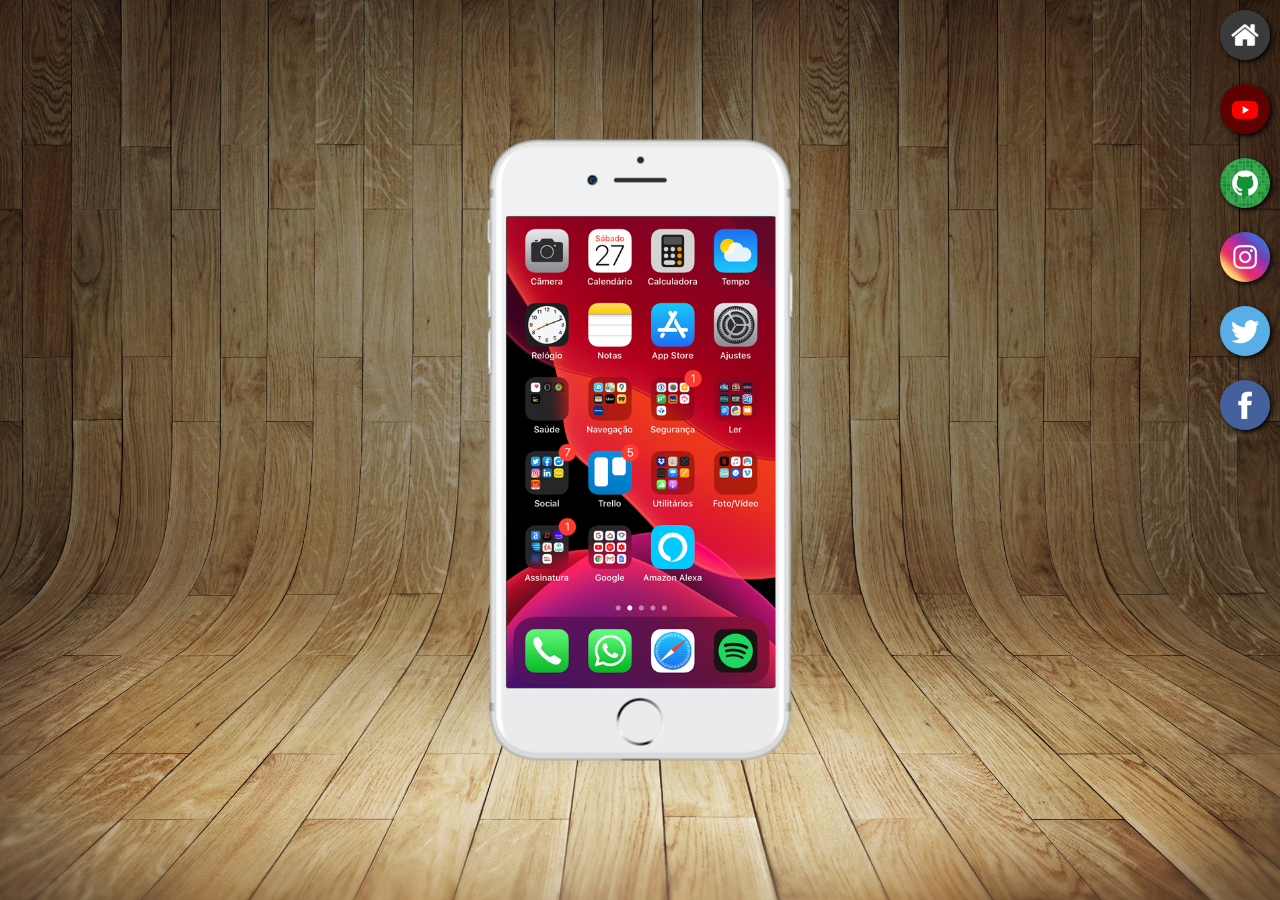
<file: index.html>
<!DOCTYPE html>
<html lang="pt-br">
<head>
    <meta charset="UTF-8">
    <meta http-equiv="X-UA-Compatible" content="IE=edge">
    <meta name="viewport" content="width=device-width, initial-scale=1.0">
    <title>Projeto Redes Sociais</title>
    <link rel="stylesheet" href="estilos/style.css">
</head>
<body>
    <main>
        <section id="telefone">
            <iframe src="home.html" name="tela" id="tela" frameborder="0">
                Seu navegador não é compatível com isso
            </iframe>
        </section>
        <section id="redes-sociais">
            <a href="home.html" target="tela"><img src="imagens/logo-home.jpg" alt="home"></a><br>
            <a href="#" target="tela"><img src="imagens/logo-youtube.jpg" alt="youtube"></a><br>
            <a href="#" target="tela"><img src="imagens/logo-github.jpg" alt="github"></a><br>
            <a href="#" target="tela"><img src="imagens/logo-instagram.jpg" alt="instagram"></a><br>
            <a href="#" target="tela"><img src="imagens/logo-twitter.jpg" alt="twiter"></a><br>
            <a href="#" target="tela"><img src="imagens/logo-facebook.jpg" alt="facebook"></a>




        </section>
    </main>
</body>
</html>
</file>
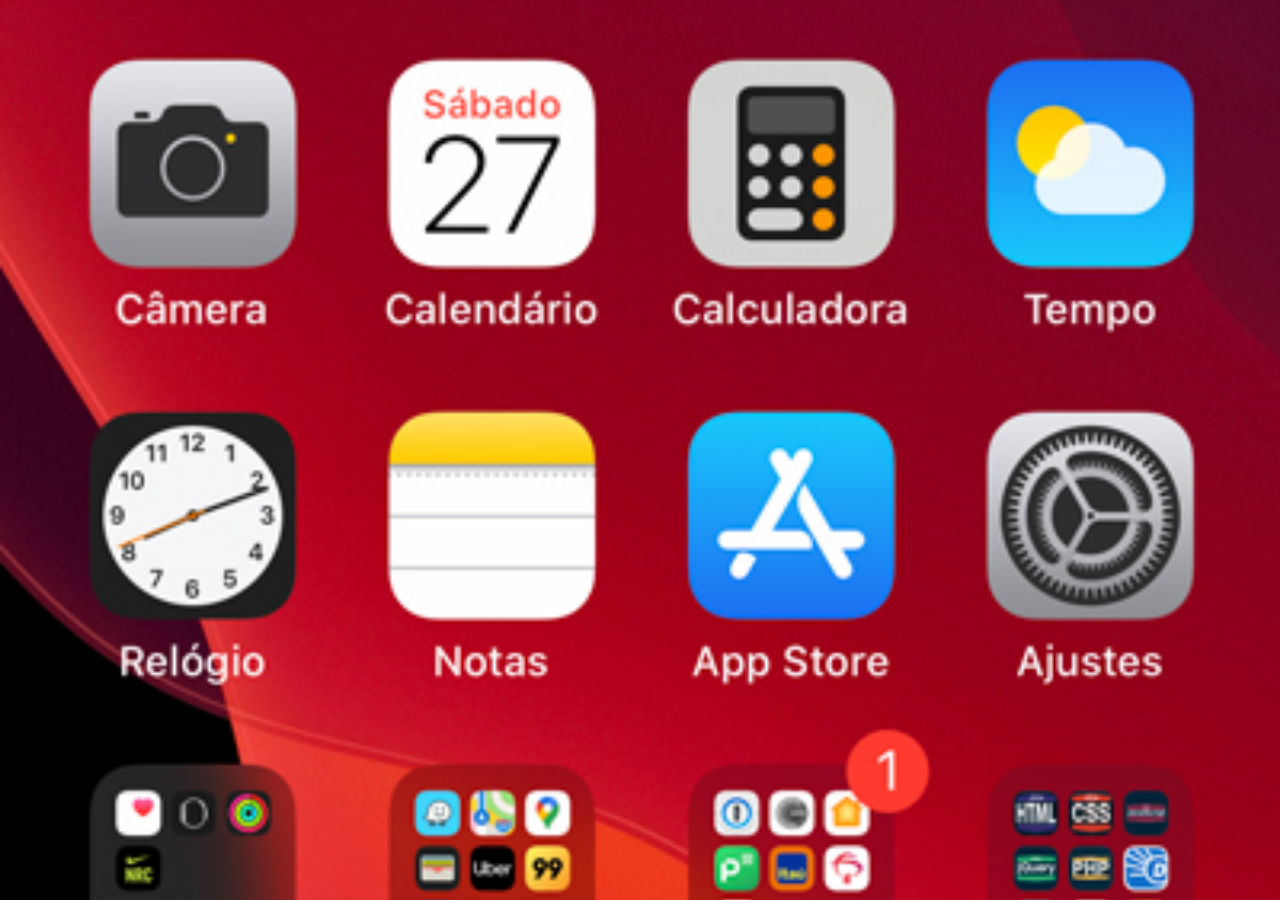
<file: home.html>
<!DOCTYPE html>
<html lang="pt-br">
<head>
    <meta charset="UTF-8">
    <meta http-equiv="X-UA-Compatible" content="IE=edge">
    <meta name="viewport" content="width=device-width, initial-scale=1.0">
    <title>home</title>
    <style>
        *{
            margin: 0px;
            padding: 0px;
        }

        body{
            width: 100vw;
            height: 100vh;
            background: black url('imagens/tela-home.jpg') no-repeat top center;
            background-size: cover;

        }

    </style>
</head>
<body>
    
</body>
</html>
</file>
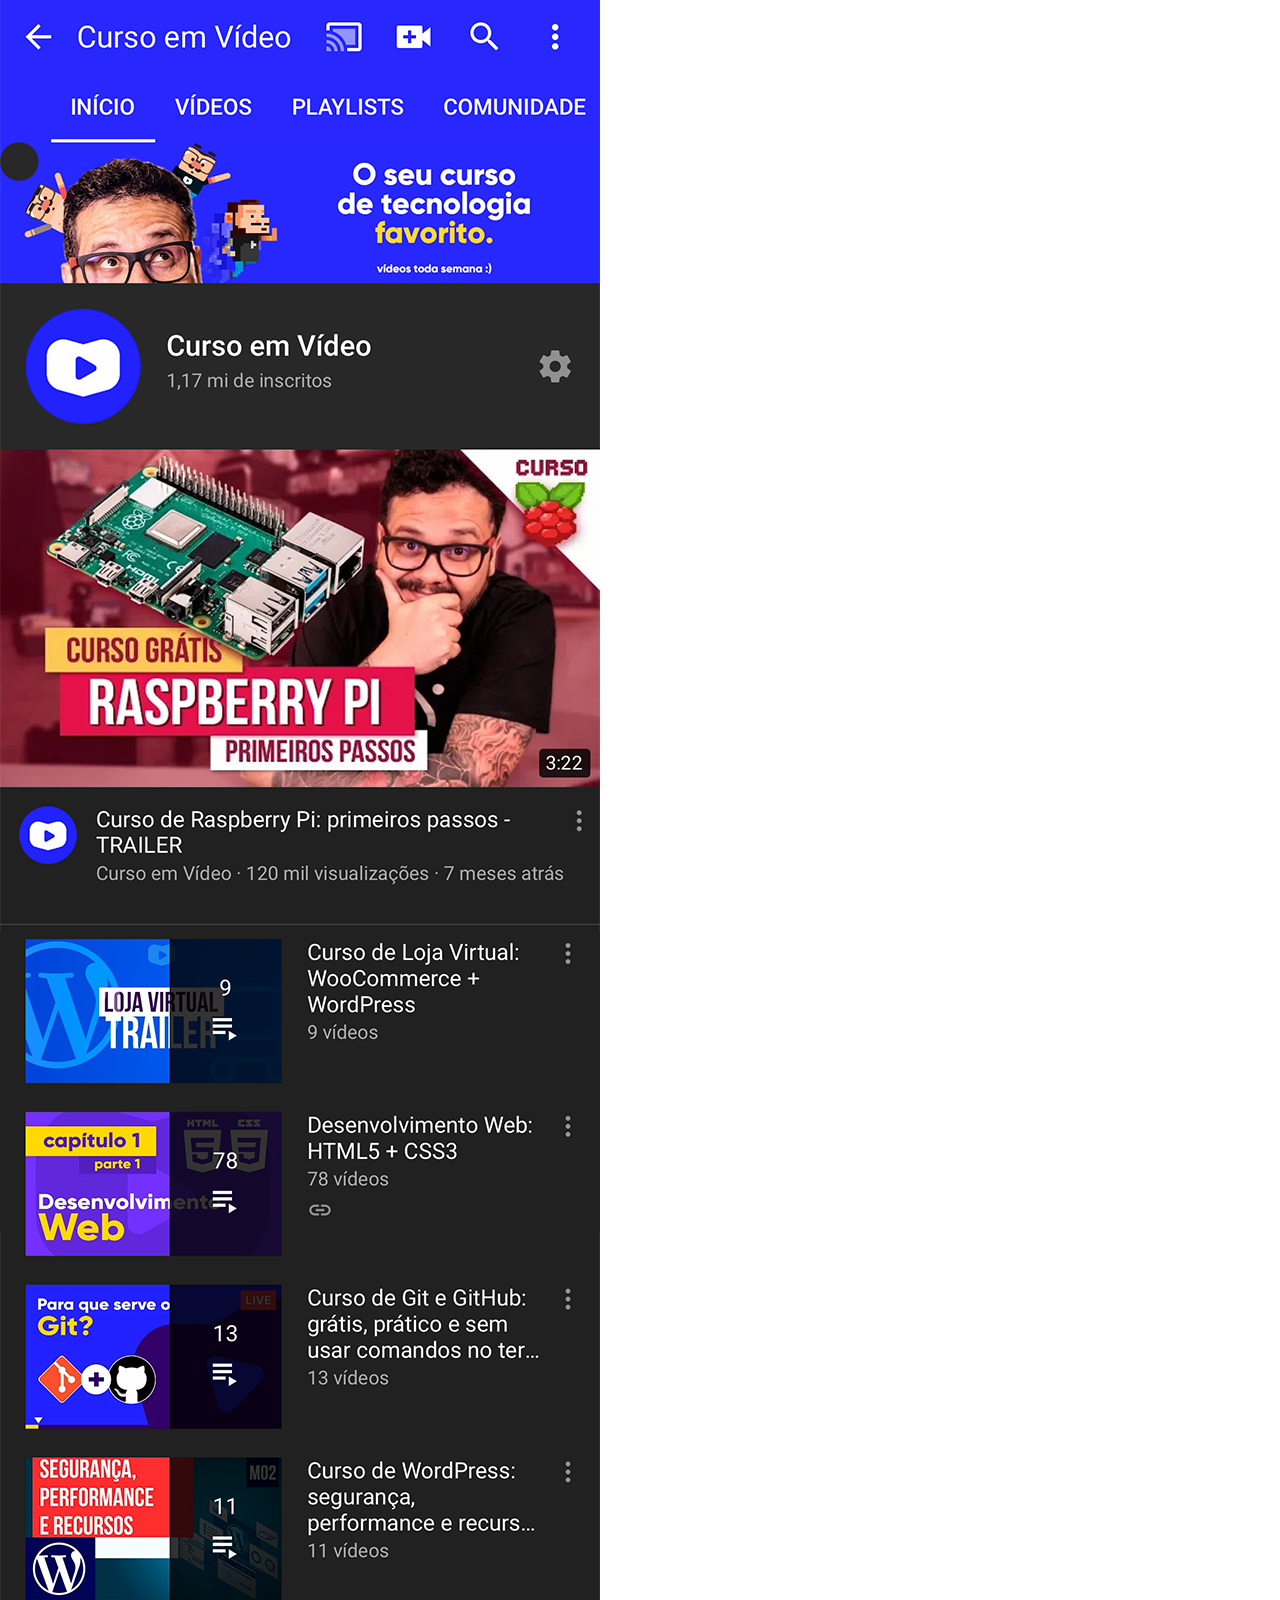
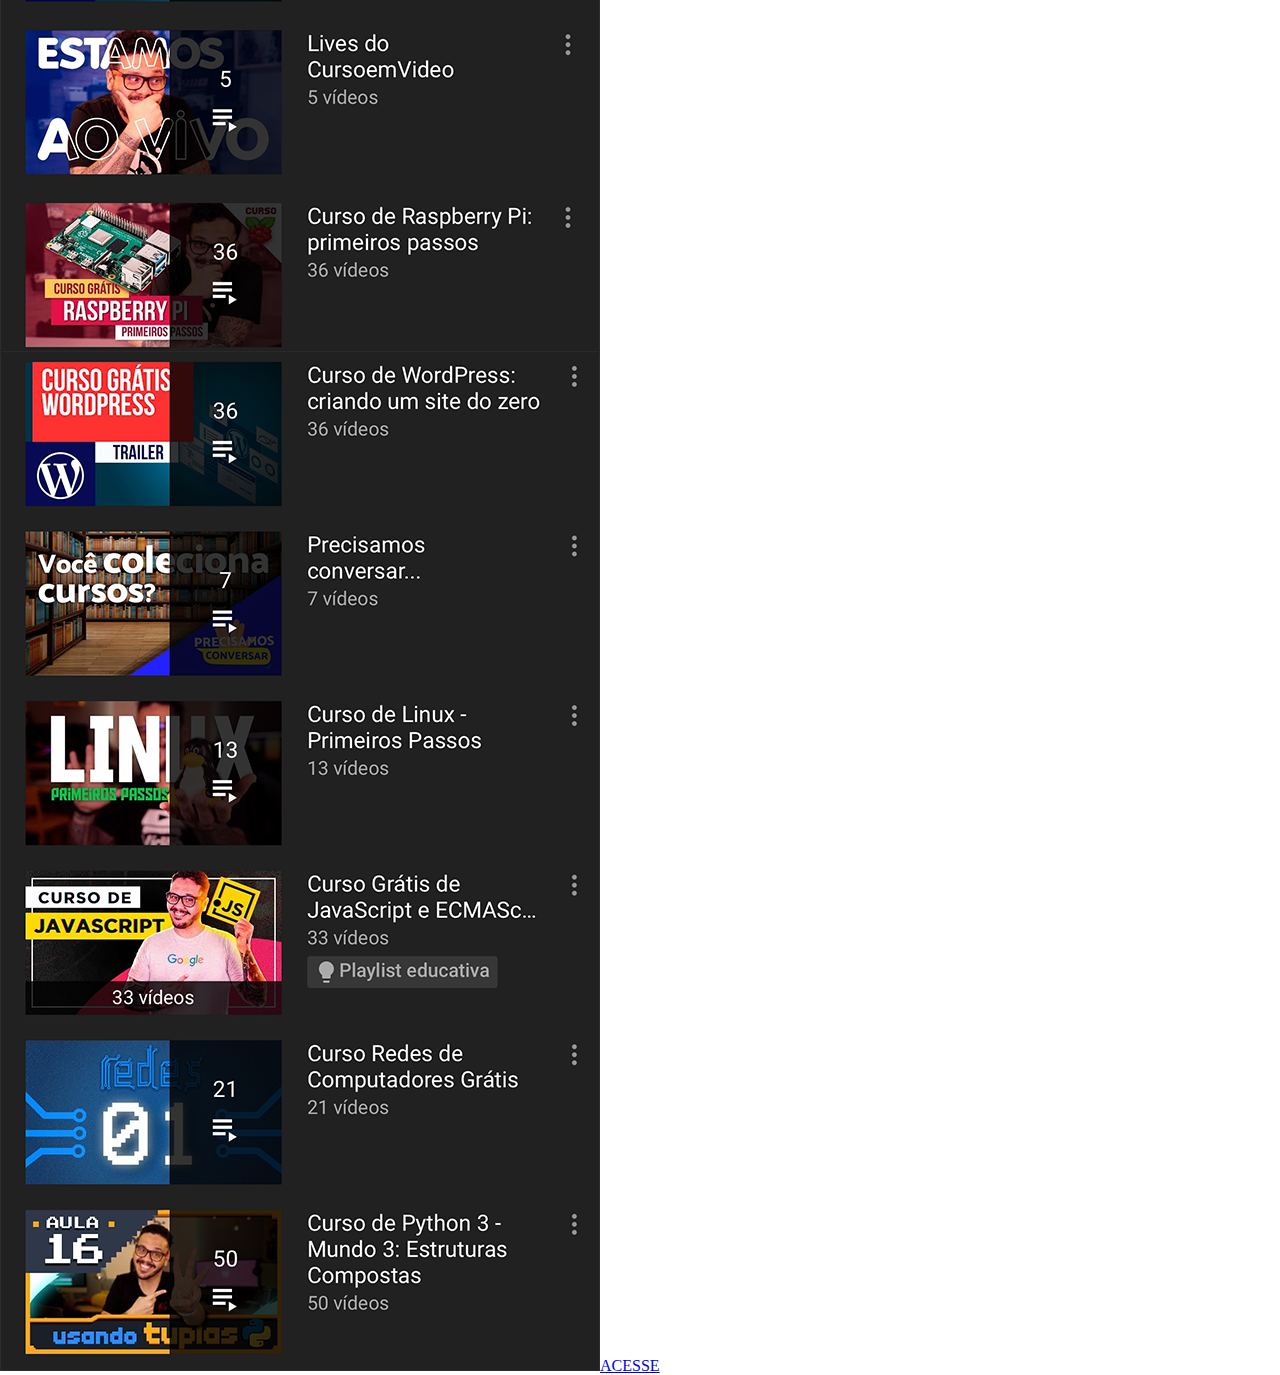
<file: youtube.html>
<!DOCTYPE html>
<html lang="pt-br">
<head>
    <meta charset="UTF-8">
    <meta http-equiv="X-UA-Compatible" content="IE=edge">
    <meta name="viewport" content="width=device-width, initial-scale=1.0">
    <title>YouTube</title>
   <style>
    *{
        margin: 0px;
        padding: 0px
    }
   </style>
</head>
<body>
    <img src="imagens/tela-youtube.png" alt="Youtube"><a href="https://www.youtube.com/@CursoemVideo/playlists" target="_blank">ACESSE</a>
</body>
</html>
</file>
<file: estilos/style.css>
@charset "UTF-8";

*{
    margin: 0px;
    padding: 0px;
    font-family: 'Lucida Sans', 'Lucida Sans Regular', 'Lucida Grande', 'Lucida Sans Unicode', Geneva, Verdana, sans-serif;
}

html, body{
    height: 100vh;
    width: 100vw;
    background-color: black;
}

body{
    background: url(../imagens/fundo-madeira.jpg) no-repeat top center;
    background-size: cover;
    background-attachment: fixed;
}

main{
    height: 100vh;
    position: relative;
}

section#telefone{
    position: absolute;
    top: 50%;
    left: 50%;
    transform: translate(-50%, -50%);
    height: 627px;
    width: 311px;
    background: url('../imagens/frame-iphone.png') no-repeat;
}

iframe#tela {
    position: relative;
    top: 80px;
    left: 22px;
    width: 269px;
    height: 471px;
}

section#redes-sociais{
    text-align: right;
}

section#redes-sociais img{
    width: 50px;
    margin: 10px;
    border-radius: 50%;
    box-shadow: 2px 2px 5px black;
    box-sizing: border-box;
}

section#redes-sociais img:hover{
    border: 2px solid white;
    transform: translate(-3px, -3px);
    box-shadow: 1px 1px 3px white;
    transition: transform .3s, border .3s;
}
</file>
